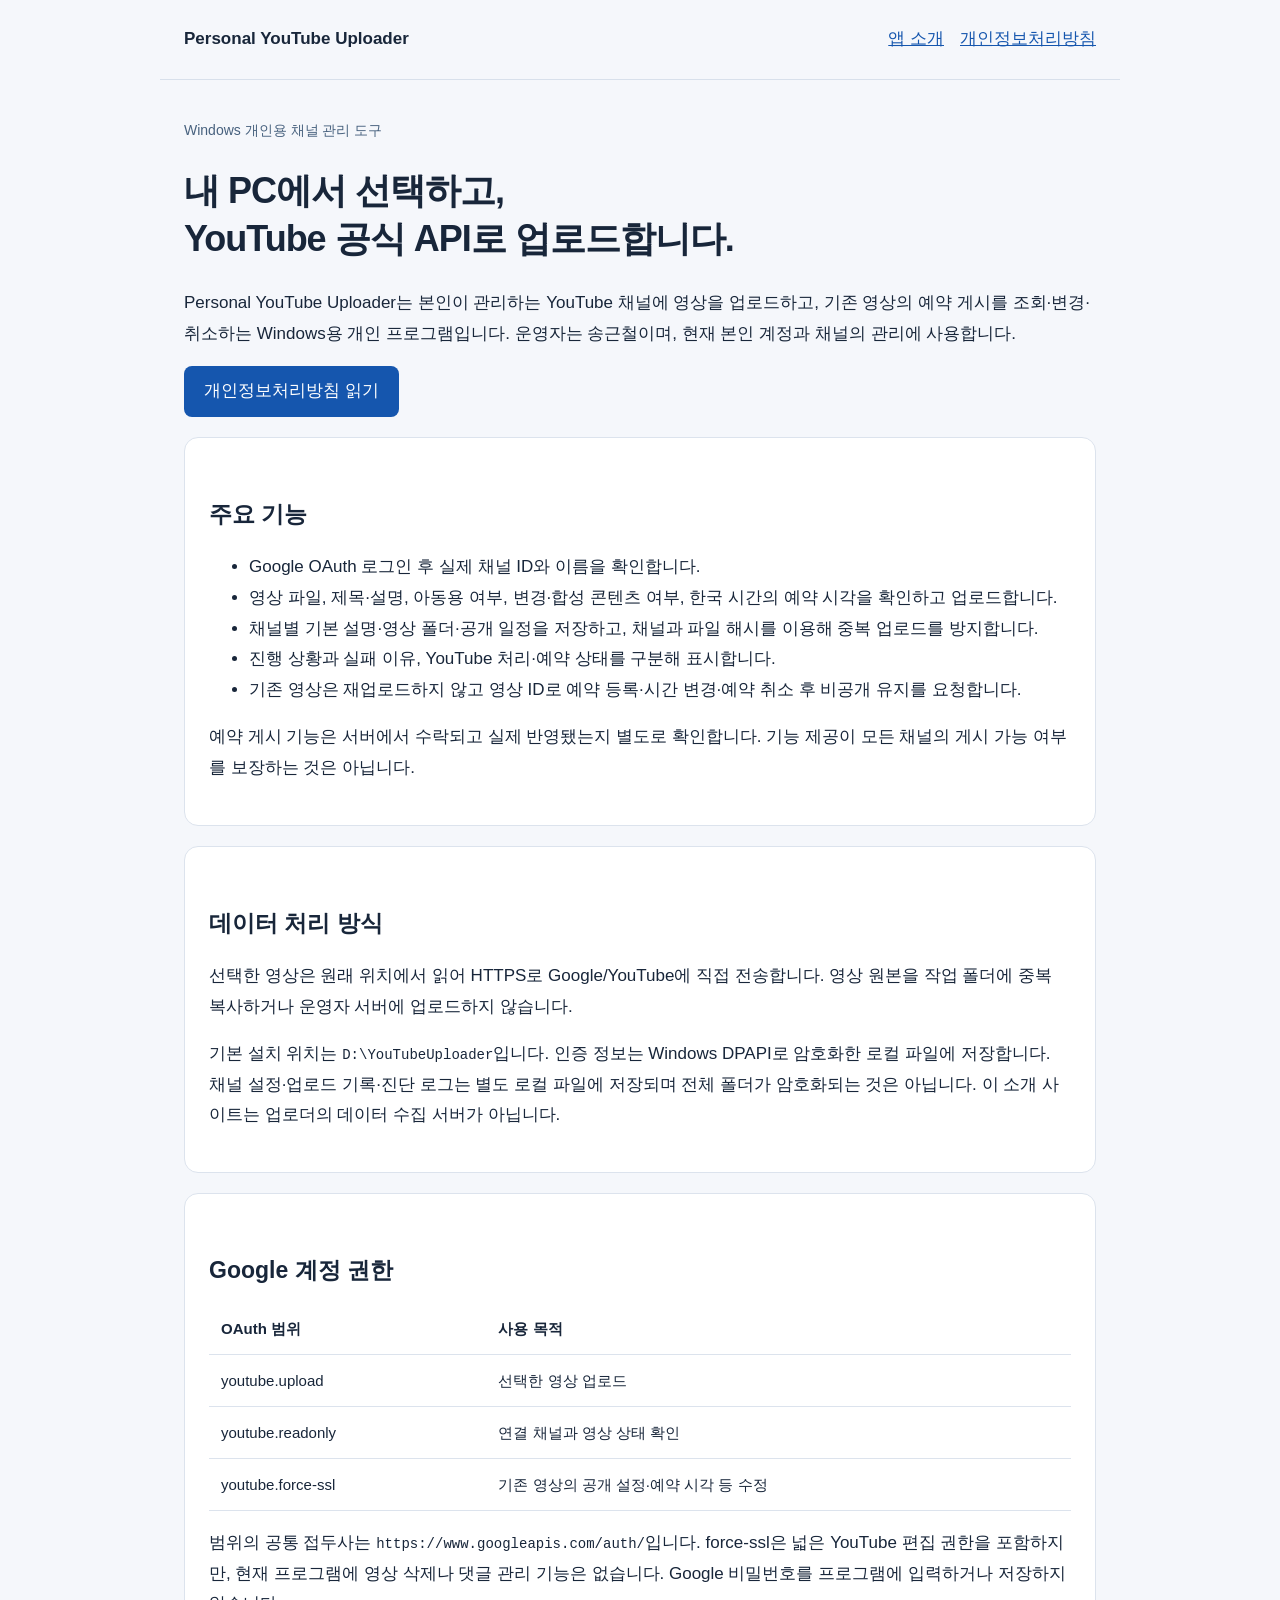
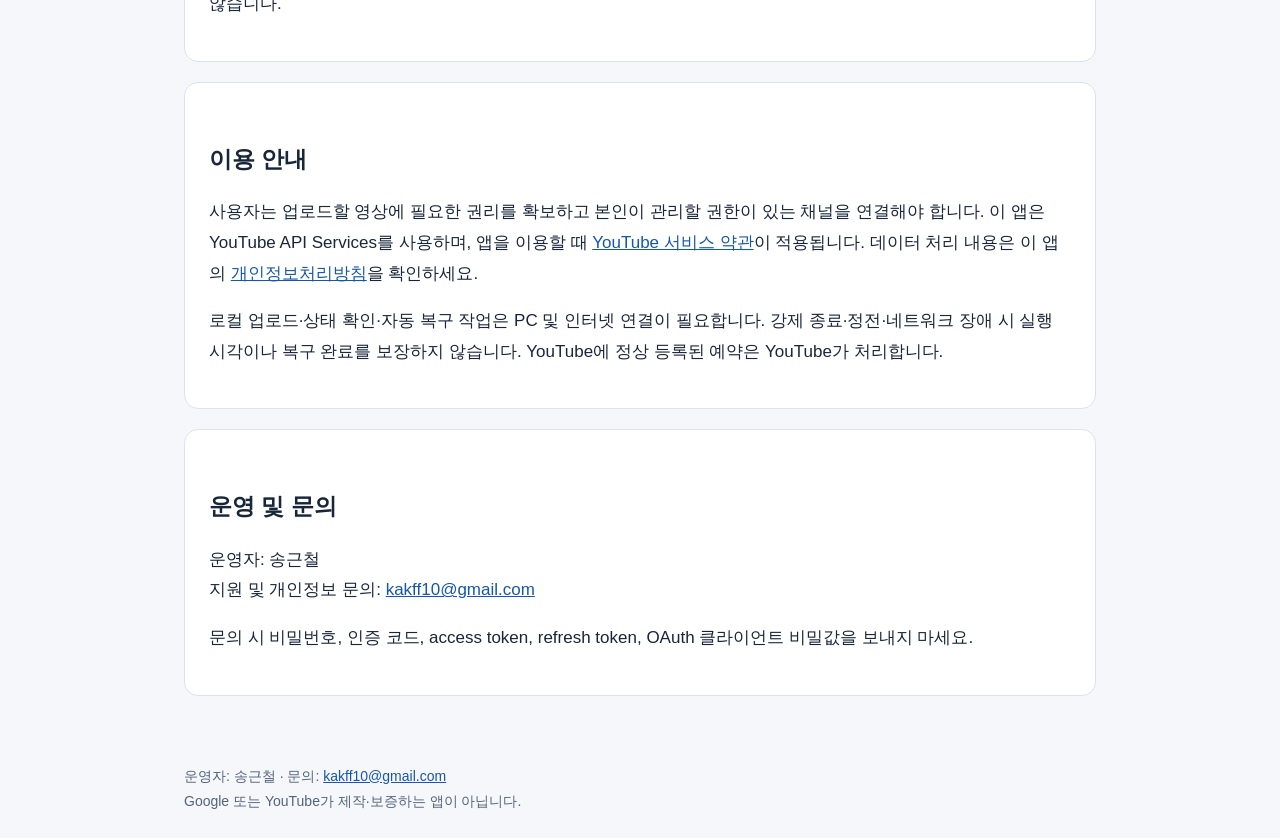
<file: index.html>
<!doctype html><html lang="ko"><head><meta charset="utf-8"><meta name="viewport" content="width=device-width,initial-scale=1"><title>앱 소개 | Personal YouTube Uploader</title><link rel="stylesheet" href="style.css"></head><body><header><strong>Personal YouTube Uploader</strong><nav aria-label="주 메뉴"><a href="index.html">앱 소개</a><a href="privacy.html">개인정보처리방침</a></nav></header><main><p class="badge">Windows 개인용 채널 관리 도구</p><h1>내 PC에서 선택하고,<br>YouTube 공식 API로 업로드합니다.</h1>
<p>Personal YouTube Uploader는 본인이 관리하는 YouTube 채널에 영상을 업로드하고, 기존 영상의 예약 게시를 조회·변경·취소하는 Windows용 개인 프로그램입니다. 운영자는 송근철이며, 현재 본인 계정과 채널의 관리에 사용합니다.</p>
<a class="button" href="privacy.html">개인정보처리방침 읽기</a>
<section><h2>주요 기능</h2><ul><li>Google OAuth 로그인 후 실제 채널 ID와 이름을 확인합니다.</li><li>영상 파일, 제목·설명, 아동용 여부, 변경·합성 콘텐츠 여부, 한국 시간의 예약 시각을 확인하고 업로드합니다.</li><li>채널별 기본 설명·영상 폴더·공개 일정을 저장하고, 채널과 파일 해시를 이용해 중복 업로드를 방지합니다.</li><li>진행 상황과 실패 이유, YouTube 처리·예약 상태를 구분해 표시합니다.</li><li>기존 영상은 재업로드하지 않고 영상 ID로 예약 등록·시간 변경·예약 취소 후 비공개 유지를 요청합니다.</li></ul><p>예약 게시 기능은 서버에서 수락되고 실제 반영됐는지 별도로 확인합니다. 기능 제공이 모든 채널의 게시 가능 여부를 보장하는 것은 아닙니다.</p></section>
<section><h2>데이터 처리 방식</h2><p>선택한 영상은 원래 위치에서 읽어 HTTPS로 Google/YouTube에 직접 전송합니다. 영상 원본을 작업 폴더에 중복 복사하거나 운영자 서버에 업로드하지 않습니다.</p><p>기본 설치 위치는 <code>D:\YouTubeUploader</code>입니다. 인증 정보는 Windows DPAPI로 암호화한 로컬 파일에 저장합니다. 채널 설정·업로드 기록·진단 로그는 별도 로컬 파일에 저장되며 전체 폴더가 암호화되는 것은 아닙니다. 이 소개 사이트는 업로더의 데이터 수집 서버가 아닙니다.</p></section>
<section><h2>Google 계정 권한</h2><table><thead><tr><th>OAuth 범위</th><th>사용 목적</th></tr></thead><tbody><tr><td>youtube.upload</td><td>선택한 영상 업로드</td></tr><tr><td>youtube.readonly</td><td>연결 채널과 영상 상태 확인</td></tr><tr><td>youtube.force-ssl</td><td>기존 영상의 공개 설정·예약 시각 등 수정</td></tr></tbody></table><p>범위의 공통 접두사는 <code>https://www.googleapis.com/auth/</code>입니다. force-ssl은 넓은 YouTube 편집 권한을 포함하지만, 현재 프로그램에 영상 삭제나 댓글 관리 기능은 없습니다. Google 비밀번호를 프로그램에 입력하거나 저장하지 않습니다.</p></section>
<section id="terms"><h2>이용 안내</h2><p>사용자는 업로드할 영상에 필요한 권리를 확보하고 본인이 관리할 권한이 있는 채널을 연결해야 합니다. 이 앱은 YouTube API Services를 사용하며, 앱을 이용할 때 <a href="https://www.youtube.com/t/terms">YouTube 서비스 약관</a>이 적용됩니다. 데이터 처리 내용은 이 앱의 <a href="privacy.html">개인정보처리방침</a>을 확인하세요.</p><p>로컬 업로드·상태 확인·자동 복구 작업은 PC 및 인터넷 연결이 필요합니다. 강제 종료·정전·네트워크 장애 시 실행 시각이나 복구 완료를 보장하지 않습니다. YouTube에 정상 등록된 예약은 YouTube가 처리합니다.</p></section>
<section><h2>운영 및 문의</h2><p>운영자: 송근철<br>지원 및 개인정보 문의: <a href="mailto:kakff10@gmail.com">kakff10@gmail.com</a></p><p>문의 시 비밀번호, 인증 코드, access token, refresh token, OAuth 클라이언트 비밀값을 보내지 마세요.</p></section></main><footer>운영자: 송근철 · 문의: <a href="mailto:kakff10@gmail.com">kakff10@gmail.com</a><br>Google 또는 YouTube가 제작·보증하는 앱이 아닙니다.</footer></body></html>
</file>
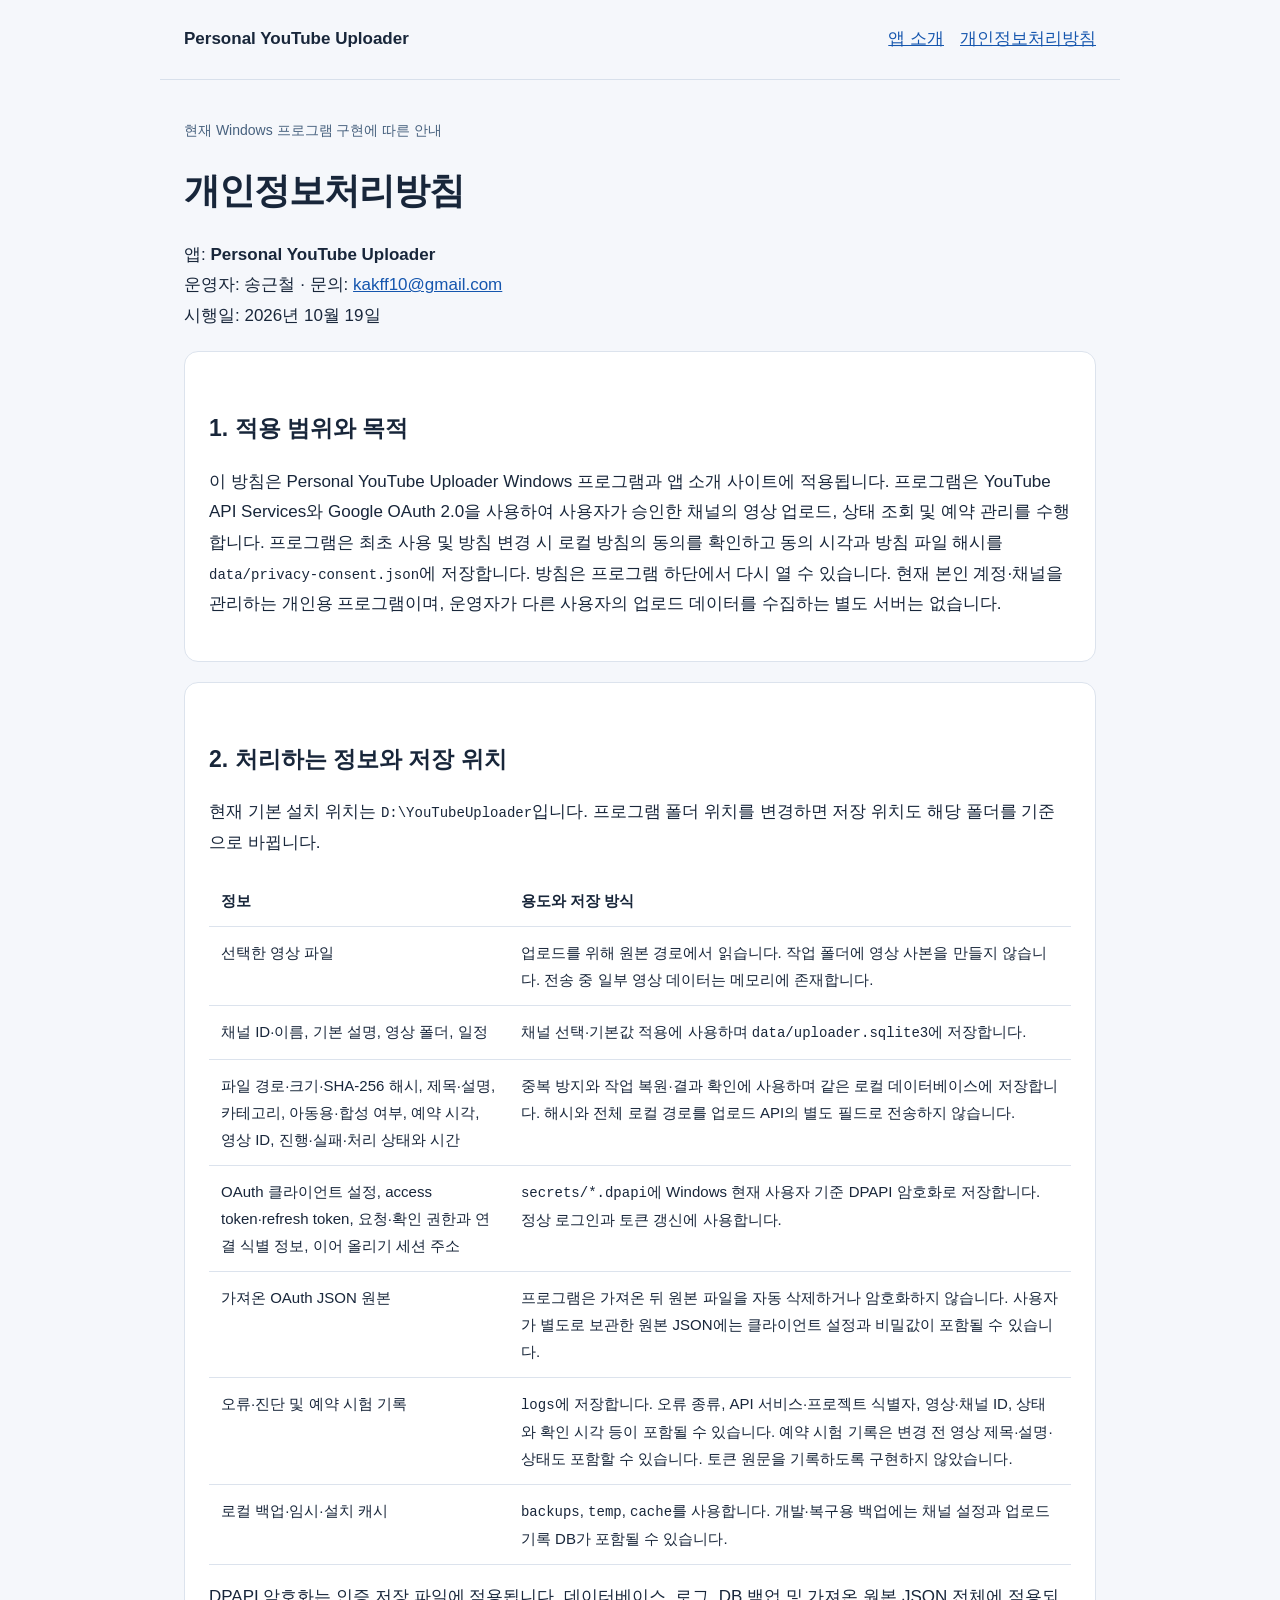
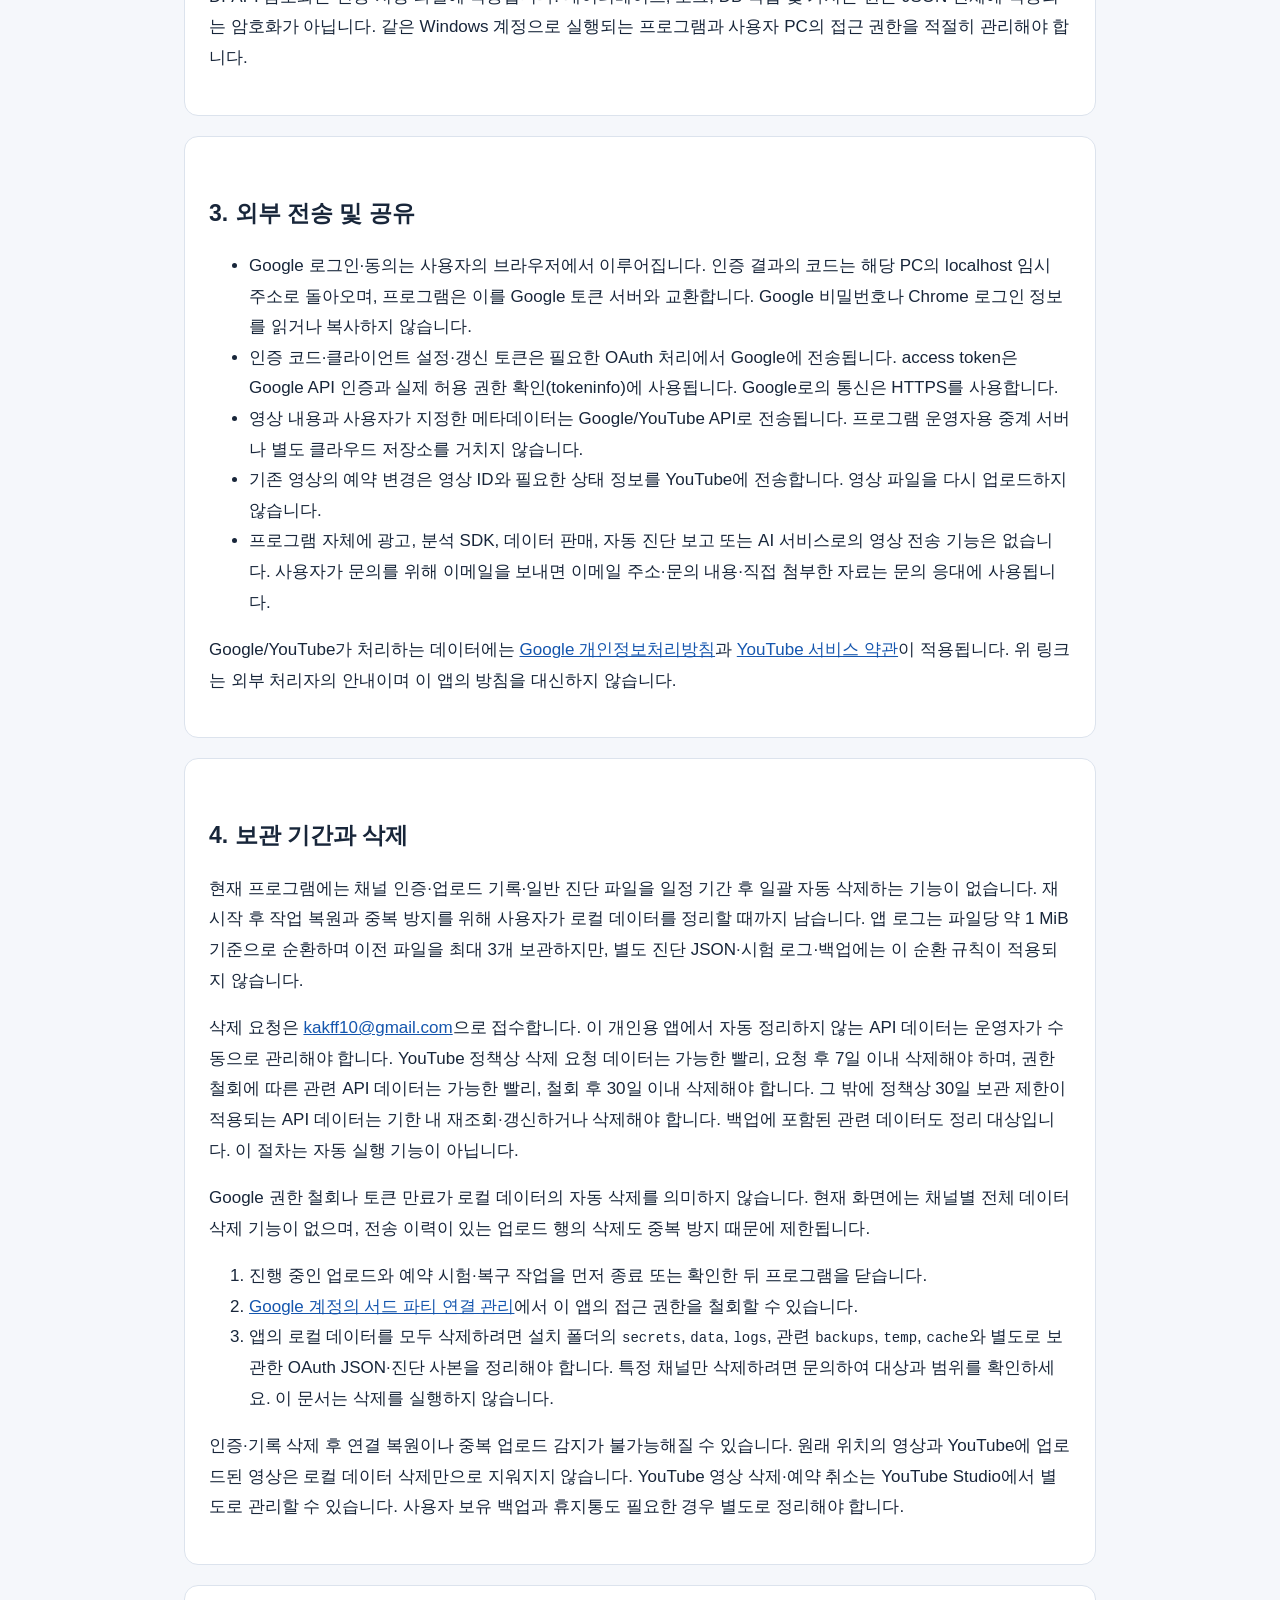
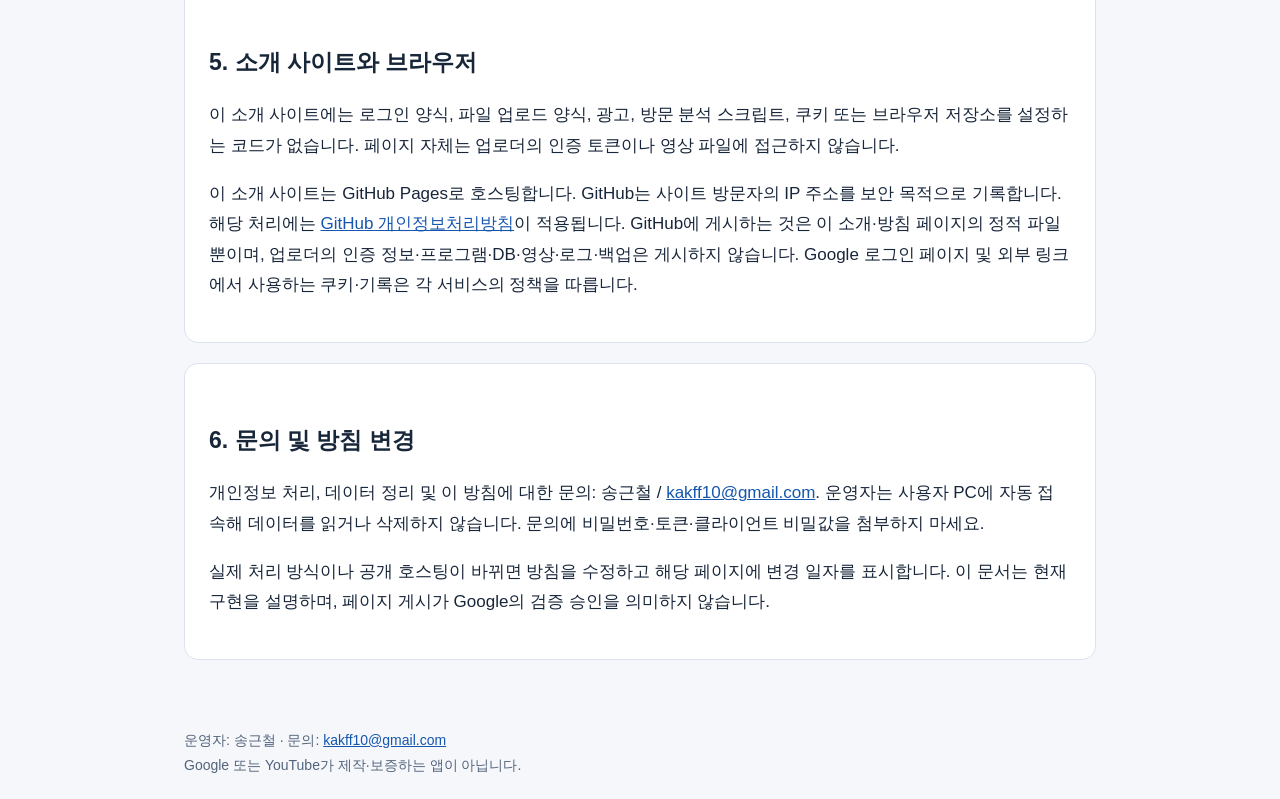
<file: privacy.html>
<!doctype html><html lang="ko"><head><meta charset="utf-8"><meta name="viewport" content="width=device-width,initial-scale=1"><title>개인정보처리방침 | Personal YouTube Uploader</title><link rel="stylesheet" href="style.css"></head><body><header><strong>Personal YouTube Uploader</strong><nav aria-label="주 메뉴"><a href="index.html">앱 소개</a><a href="privacy.html">개인정보처리방침</a></nav></header><main><p class="badge">현재 Windows 프로그램 구현에 따른 안내</p><h1>개인정보처리방침</h1><p>앱: <strong>Personal YouTube Uploader</strong><br>운영자: 송근철 · 문의: <a href="mailto:kakff10@gmail.com">kakff10@gmail.com</a><br>시행일: 2026년 10월 19일</p>
<section><h2>1. 적용 범위와 목적</h2><p>이 방침은 Personal YouTube Uploader Windows 프로그램과 앱 소개 사이트에 적용됩니다. 프로그램은 YouTube API Services와 Google OAuth 2.0을 사용하여 사용자가 승인한 채널의 영상 업로드, 상태 조회 및 예약 관리를 수행합니다. 프로그램은 최초 사용 및 방침 변경 시 로컬 방침의 동의를 확인하고 동의 시각과 방침 파일 해시를 <code>data/privacy-consent.json</code>에 저장합니다. 방침은 프로그램 하단에서 다시 열 수 있습니다. 현재 본인 계정·채널을 관리하는 개인용 프로그램이며, 운영자가 다른 사용자의 업로드 데이터를 수집하는 별도 서버는 없습니다.</p></section>
<section><h2>2. 처리하는 정보와 저장 위치</h2><p>현재 기본 설치 위치는 <code>D:\YouTubeUploader</code>입니다. 프로그램 폴더 위치를 변경하면 저장 위치도 해당 폴더를 기준으로 바뀝니다.</p><table><thead><tr><th>정보</th><th>용도와 저장 방식</th></tr></thead><tbody>
<tr><td>선택한 영상 파일</td><td>업로드를 위해 원본 경로에서 읽습니다. 작업 폴더에 영상 사본을 만들지 않습니다. 전송 중 일부 영상 데이터는 메모리에 존재합니다.</td></tr>
<tr><td>채널 ID·이름, 기본 설명, 영상 폴더, 일정</td><td>채널 선택·기본값 적용에 사용하며 <code>data/uploader.sqlite3</code>에 저장합니다.</td></tr>
<tr><td>파일 경로·크기·SHA-256 해시, 제목·설명, 카테고리, 아동용·합성 여부, 예약 시각, 영상 ID, 진행·실패·처리 상태와 시간</td><td>중복 방지와 작업 복원·결과 확인에 사용하며 같은 로컬 데이터베이스에 저장합니다. 해시와 전체 로컬 경로를 업로드 API의 별도 필드로 전송하지 않습니다.</td></tr>
<tr><td>OAuth 클라이언트 설정, access token·refresh token, 요청·확인 권한과 연결 식별 정보, 이어 올리기 세션 주소</td><td><code>secrets/*.dpapi</code>에 Windows 현재 사용자 기준 DPAPI 암호화로 저장합니다. 정상 로그인과 토큰 갱신에 사용합니다.</td></tr>
<tr><td>가져온 OAuth JSON 원본</td><td>프로그램은 가져온 뒤 원본 파일을 자동 삭제하거나 암호화하지 않습니다. 사용자가 별도로 보관한 원본 JSON에는 클라이언트 설정과 비밀값이 포함될 수 있습니다.</td></tr>
<tr><td>오류·진단 및 예약 시험 기록</td><td><code>logs</code>에 저장합니다. 오류 종류, API 서비스·프로젝트 식별자, 영상·채널 ID, 상태와 확인 시각 등이 포함될 수 있습니다. 예약 시험 기록은 변경 전 영상 제목·설명·상태도 포함할 수 있습니다. 토큰 원문을 기록하도록 구현하지 않았습니다.</td></tr>
<tr><td>로컬 백업·임시·설치 캐시</td><td><code>backups</code>, <code>temp</code>, <code>cache</code>를 사용합니다. 개발·복구용 백업에는 채널 설정과 업로드 기록 DB가 포함될 수 있습니다.</td></tr>
</tbody></table><p>DPAPI 암호화는 인증 저장 파일에 적용됩니다. 데이터베이스, 로그, DB 백업 및 가져온 원본 JSON 전체에 적용되는 암호화가 아닙니다. 같은 Windows 계정으로 실행되는 프로그램과 사용자 PC의 접근 권한을 적절히 관리해야 합니다.</p></section>
<section><h2>3. 외부 전송 및 공유</h2><ul><li>Google 로그인·동의는 사용자의 브라우저에서 이루어집니다. 인증 결과의 코드는 해당 PC의 localhost 임시 주소로 돌아오며, 프로그램은 이를 Google 토큰 서버와 교환합니다. Google 비밀번호나 Chrome 로그인 정보를 읽거나 복사하지 않습니다.</li><li>인증 코드·클라이언트 설정·갱신 토큰은 필요한 OAuth 처리에서 Google에 전송됩니다. access token은 Google API 인증과 실제 허용 권한 확인(tokeninfo)에 사용됩니다. Google로의 통신은 HTTPS를 사용합니다.</li><li>영상 내용과 사용자가 지정한 메타데이터는 Google/YouTube API로 전송됩니다. 프로그램 운영자용 중계 서버나 별도 클라우드 저장소를 거치지 않습니다.</li><li>기존 영상의 예약 변경은 영상 ID와 필요한 상태 정보를 YouTube에 전송합니다. 영상 파일을 다시 업로드하지 않습니다.</li><li>프로그램 자체에 광고, 분석 SDK, 데이터 판매, 자동 진단 보고 또는 AI 서비스로의 영상 전송 기능은 없습니다. 사용자가 문의를 위해 이메일을 보내면 이메일 주소·문의 내용·직접 첨부한 자료는 문의 응대에 사용됩니다.</li></ul><p>Google/YouTube가 처리하는 데이터에는 <a href="https://policies.google.com/privacy">Google 개인정보처리방침</a>과 <a href="https://www.youtube.com/t/terms">YouTube 서비스 약관</a>이 적용됩니다. 위 링크는 외부 처리자의 안내이며 이 앱의 방침을 대신하지 않습니다.</p></section>
<section><h2>4. 보관 기간과 삭제</h2><p>현재 프로그램에는 채널 인증·업로드 기록·일반 진단 파일을 일정 기간 후 일괄 자동 삭제하는 기능이 없습니다. 재시작 후 작업 복원과 중복 방지를 위해 사용자가 로컬 데이터를 정리할 때까지 남습니다. 앱 로그는 파일당 약 1 MiB 기준으로 순환하며 이전 파일을 최대 3개 보관하지만, 별도 진단 JSON·시험 로그·백업에는 이 순환 규칙이 적용되지 않습니다.</p><p>삭제 요청은 <a href="mailto:kakff10@gmail.com">kakff10@gmail.com</a>으로 접수합니다. 이 개인용 앱에서 자동 정리하지 않는 API 데이터는 운영자가 수동으로 관리해야 합니다. YouTube 정책상 삭제 요청 데이터는 가능한 빨리, 요청 후 7일 이내 삭제해야 하며, 권한 철회에 따른 관련 API 데이터는 가능한 빨리, 철회 후 30일 이내 삭제해야 합니다. 그 밖에 정책상 30일 보관 제한이 적용되는 API 데이터는 기한 내 재조회·갱신하거나 삭제해야 합니다. 백업에 포함된 관련 데이터도 정리 대상입니다. 이 절차는 자동 실행 기능이 아닙니다.</p><p>Google 권한 철회나 토큰 만료가 로컬 데이터의 자동 삭제를 의미하지 않습니다. 현재 화면에는 채널별 전체 데이터 삭제 기능이 없으며, 전송 이력이 있는 업로드 행의 삭제도 중복 방지 때문에 제한됩니다.</p><ol><li>진행 중인 업로드와 예약 시험·복구 작업을 먼저 종료 또는 확인한 뒤 프로그램을 닫습니다.</li><li><a href="https://myaccount.google.com/connections">Google 계정의 서드 파티 연결 관리</a>에서 이 앱의 접근 권한을 철회할 수 있습니다.</li><li>앱의 로컬 데이터를 모두 삭제하려면 설치 폴더의 <code>secrets</code>, <code>data</code>, <code>logs</code>, 관련 <code>backups</code>, <code>temp</code>, <code>cache</code>와 별도로 보관한 OAuth JSON·진단 사본을 정리해야 합니다. 특정 채널만 삭제하려면 문의하여 대상과 범위를 확인하세요. 이 문서는 삭제를 실행하지 않습니다.</li></ol><p>인증·기록 삭제 후 연결 복원이나 중복 업로드 감지가 불가능해질 수 있습니다. 원래 위치의 영상과 YouTube에 업로드된 영상은 로컬 데이터 삭제만으로 지워지지 않습니다. YouTube 영상 삭제·예약 취소는 YouTube Studio에서 별도로 관리할 수 있습니다. 사용자 보유 백업과 휴지통도 필요한 경우 별도로 정리해야 합니다.</p></section>
<section><h2>5. 소개 사이트와 브라우저</h2><p>이 소개 사이트에는 로그인 양식, 파일 업로드 양식, 광고, 방문 분석 스크립트, 쿠키 또는 브라우저 저장소를 설정하는 코드가 없습니다. 페이지 자체는 업로더의 인증 토큰이나 영상 파일에 접근하지 않습니다.</p><p>이 소개 사이트는 GitHub Pages로 호스팅합니다. GitHub는 사이트 방문자의 IP 주소를 보안 목적으로 기록합니다. 해당 처리에는 <a href="https://docs.github.com/en/site-policy/privacy-policies/github-general-privacy-statement">GitHub 개인정보처리방침</a>이 적용됩니다. GitHub에 게시하는 것은 이 소개·방침 페이지의 정적 파일뿐이며, 업로더의 인증 정보·프로그램·DB·영상·로그·백업은 게시하지 않습니다. Google 로그인 페이지 및 외부 링크에서 사용하는 쿠키·기록은 각 서비스의 정책을 따릅니다.</p></section>
<section><h2>6. 문의 및 방침 변경</h2><p>개인정보 처리, 데이터 정리 및 이 방침에 대한 문의: 송근철 / <a href="mailto:kakff10@gmail.com">kakff10@gmail.com</a>. 운영자는 사용자 PC에 자동 접속해 데이터를 읽거나 삭제하지 않습니다. 문의에 비밀번호·토큰·클라이언트 비밀값을 첨부하지 마세요.</p><p>실제 처리 방식이나 공개 호스팅이 바뀌면 방침을 수정하고 해당 페이지에 변경 일자를 표시합니다. 이 문서는 현재 구현을 설명하며, 페이지 게시가 Google의 검증 승인을 의미하지 않습니다.</p></section></main><footer>운영자: 송근철 · 문의: <a href="mailto:kakff10@gmail.com">kakff10@gmail.com</a><br>Google 또는 YouTube가 제작·보증하는 앱이 아닙니다.</footer></body></html>
</file>
<file: style.css>
*{box-sizing:border-box}body{margin:0;background:#f5f7fb;color:#18263a;font:17px/1.8 "Malgun Gothic",sans-serif}header,main,footer{max-width:960px;margin:auto;padding:24px}header{display:flex;justify-content:space-between;gap:20px;border-bottom:1px solid #d8e0eb}a{color:#1556ae}nav a{margin-left:16px}.badge{font-size:14px;color:#47617e}h1{font-size:36px;line-height:1.35;letter-spacing:-1px}h2{font-size:23px;margin:32px 0 12px}section{background:white;border:1px solid #dce3ed;border-radius:14px;padding:24px;margin:20px 0}table{width:100%;border-collapse:collapse;font-size:15px}th,td{text-align:left;vertical-align:top;padding:12px;border-bottom:1px solid #dce3ed;overflow-wrap:anywhere}code{font-size:14px;overflow-wrap:anywhere}footer{font-size:14px;color:#53647a}.notice{padding:14px 18px;background:#fff4d9;border-left:4px solid #b37800}.button{display:inline-block;background:#1556ae;color:#fff;padding:10px 20px;border-radius:8px;text-decoration:none}a:focus-visible{outline:3px solid #bc6600;outline-offset:4px}@media(max-width:600px){header{display:block}nav a{margin:0 16px 0 0}h1{font-size:29px}main{padding:16px}section{padding:16px}th,td{padding:7px}}
</file>
